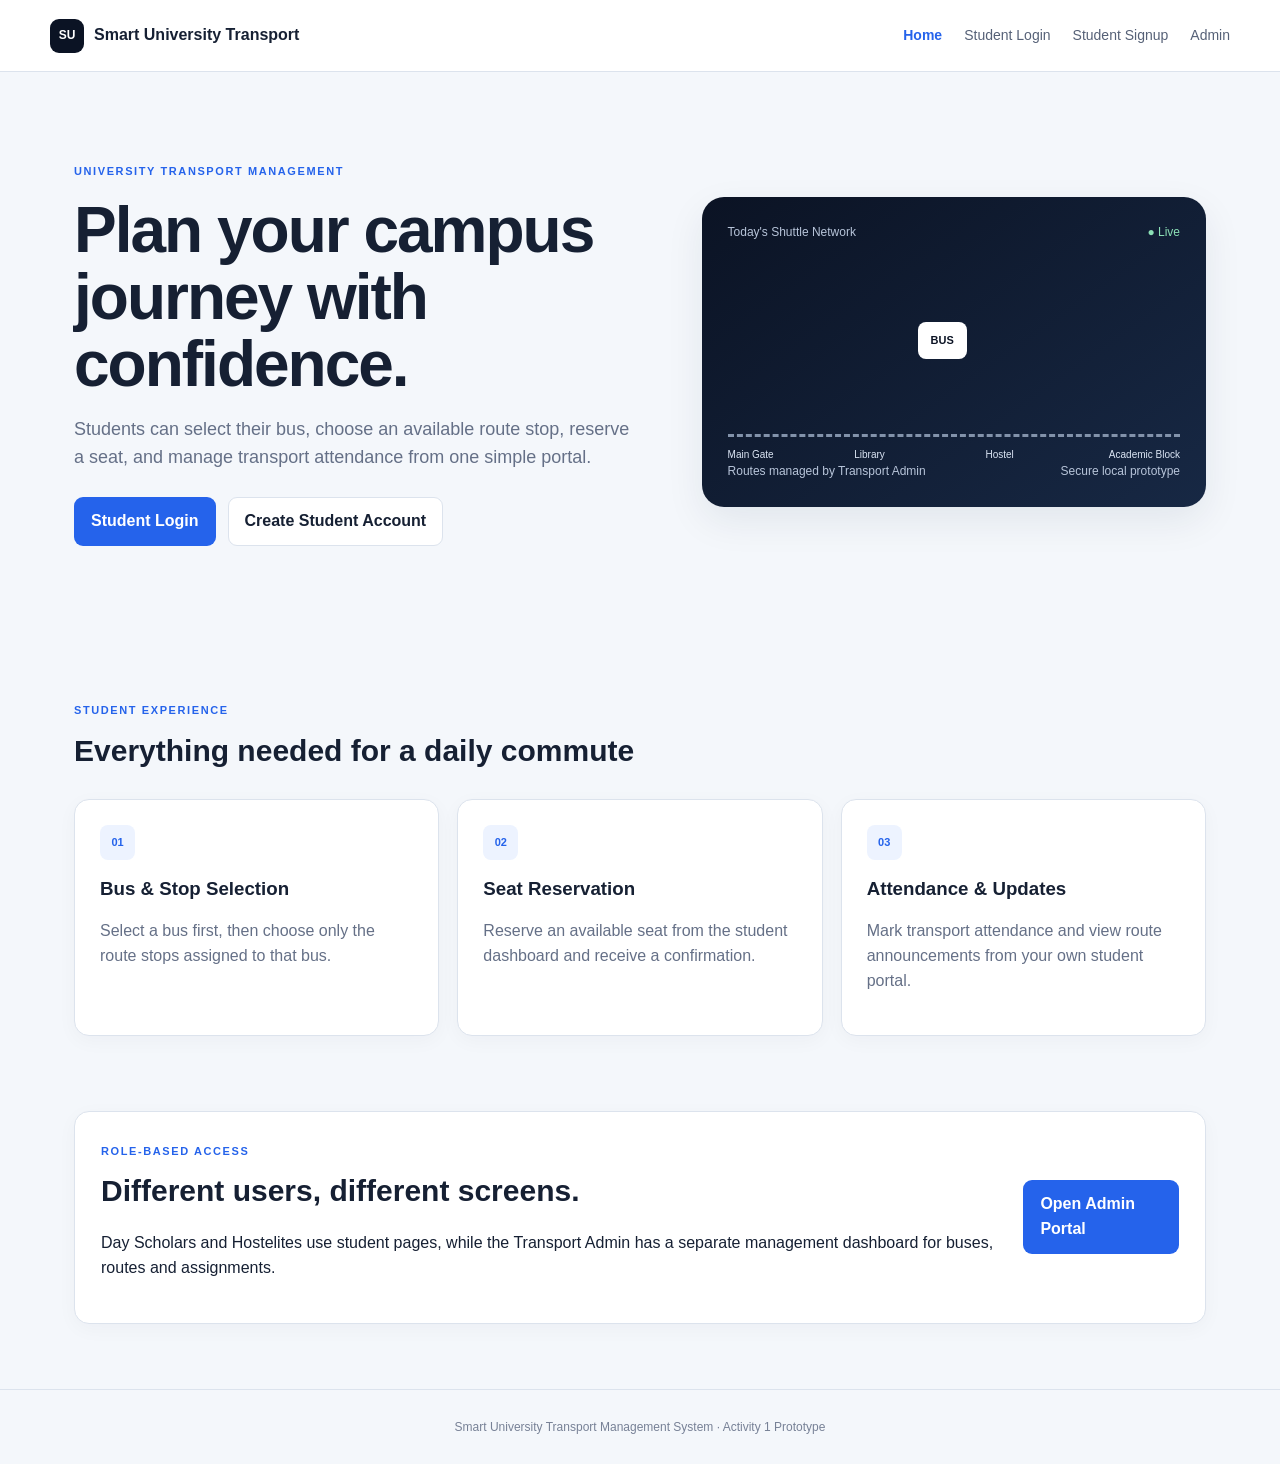
<file: index.html>
<!DOCTYPE html>
<html lang="en">
<head>
  <meta charset="UTF-8">
  <meta name="viewport" content="width=device-width, initial-scale=1.0">
  <title>Smart University Transport | Home</title>
  <link rel="stylesheet" href="css/style.css">
</head>
<body>
<header class="topbar">
  <a class="brand" href="index.html"><span class="brand-mark">SU</span><span>Smart University Transport</span></a>
  <nav>
    <a class="active" href="index.html">Home</a>
    <a href="login.html">Student Login</a>
    <a href="signup.html">Student Signup</a>
    <a href="admin-login.html">Admin</a>
  </nav>
</header>

<main>
  <section class="hero page-wrap">
    <div class="hero-copy">
      <span class="eyebrow">University Transport Management</span>
      <h1>Plan your campus journey with confidence.</h1>
      <p>Students can select their bus, choose an available route stop, reserve a seat, and manage transport attendance from one simple portal.</p>
      <div class="actions">
        <a class="btn primary" href="login.html">Student Login</a>
        <a class="btn secondary" href="signup.html">Create Student Account</a>
      </div>
    </div>
    <div class="route-visual">
      <div class="visual-head"><span>Today's Shuttle Network</span><span class="live-dot">● Live</span></div>
      <div class="road">
        <span class="stop s1">Main Gate</span>
        <span class="stop s2">Library</span>
        <span class="stop s3">Hostel</span>
        <span class="stop s4">Academic Block</span>
        <span class="bus-icon">BUS</span>
      </div>
      <div class="visual-foot"><span>Routes managed by Transport Admin</span><span>Secure local prototype</span></div>
    </div>
  </section>

  <section class="page-wrap section">
    <div class="section-title">
      <span class="eyebrow">Student Experience</span>
      <h2>Everything needed for a daily commute</h2>
    </div>
    <div class="grid three">
      <article class="feature-card"><div class="icon">01</div><h3>Bus & Stop Selection</h3><p>Select a bus first, then choose only the route stops assigned to that bus.</p></article>
      <article class="feature-card"><div class="icon">02</div><h3>Seat Reservation</h3><p>Reserve an available seat from the student dashboard and receive a confirmation.</p></article>
      <article class="feature-card"><div class="icon">03</div><h3>Attendance & Updates</h3><p>Mark transport attendance and view route announcements from your own student portal.</p></article>
    </div>
  </section>

  <section class="page-wrap section compact">
    <div class="info-panel">
      <div><span class="eyebrow">Role-based access</span><h2>Different users, different screens.</h2><p>Day Scholars and Hostelites use student pages, while the Transport Admin has a separate management dashboard for buses, routes and assignments.</p></div>
      <a class="btn primary" href="admin-login.html">Open Admin Portal</a>
    </div>
  </section>
</main>

<footer>Smart University Transport Management System · Activity 1 Prototype</footer>
</body>
</html>
</file>
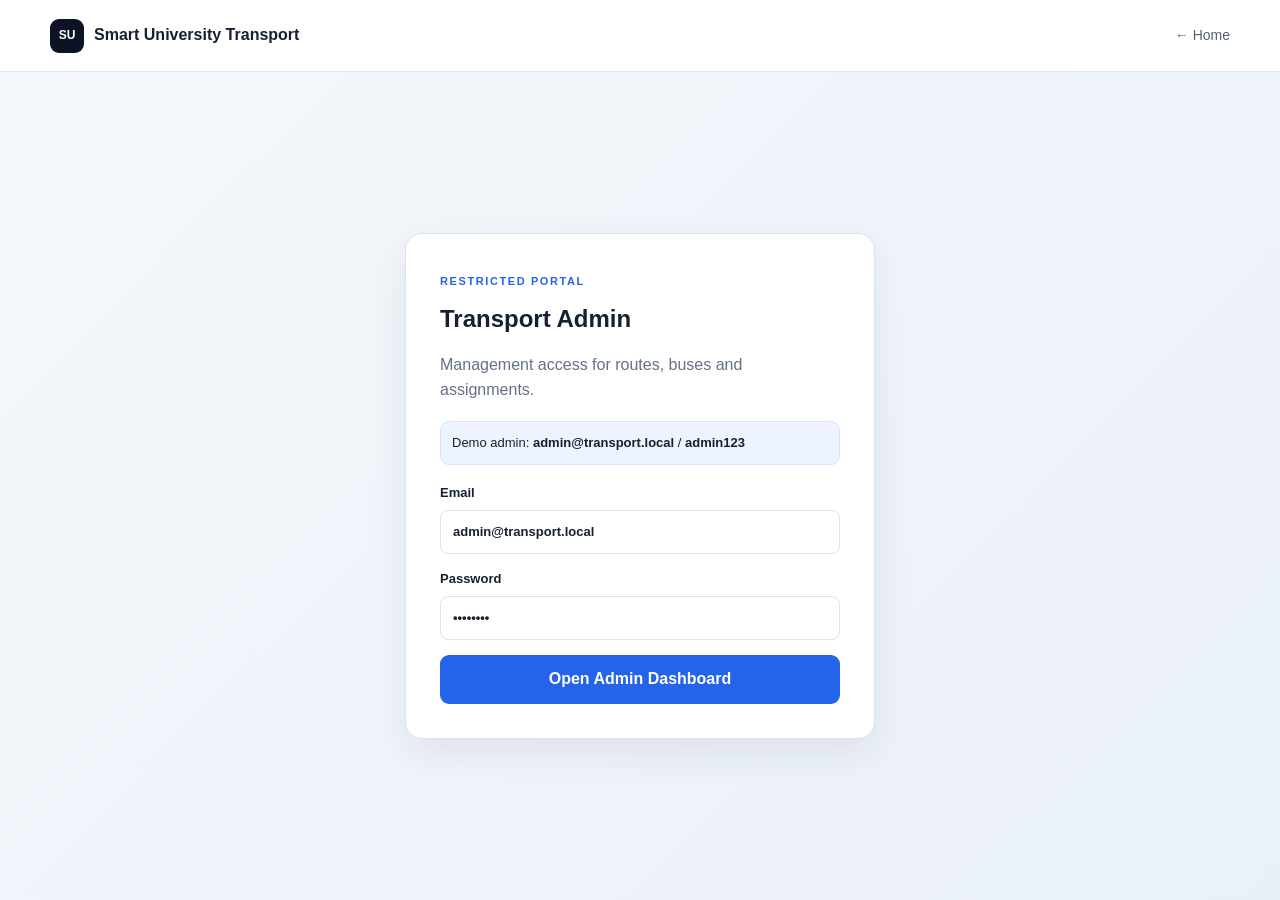
<file: admin-dashboard.html>
<!DOCTYPE html>
<html lang="en">
<head>
  <meta charset="UTF-8"><meta name="viewport" content="width=device-width, initial-scale=1.0">
  <title>Admin Dashboard | Smart University Transport</title><link rel="stylesheet" href="css/style.css">
</head>
<body>
<header class="topbar">
  <a class="brand" href="index.html"><span class="brand-mark">SU</span><span>Smart University Transport</span></a>
  <nav><a class="active" href="admin-dashboard.html">Admin Dashboard</a><button class="nav-button" id="adminLogout">Logout</button></nav>
</header>
<main class="dashboard page-wrap">
  <div class="welcome-row"><div><span class="eyebrow">Management Portal</span><h1>Transport Administration</h1><p class="muted">Create routes, create buses and assign each bus to a route.</p></div><span class="role-badge admin">ADMIN</span></div>

  <section class="grid three stats">
    <article class="stat-card"><span>Routes</span><strong id="routeCount">0</strong><small>Configured route records</small></article>
    <article class="stat-card"><span>Buses</span><strong id="busCount">0</strong><small>Available buses</small></article>
    <article class="stat-card"><span>Assignments</span><strong id="assignmentCount">0</strong><small>Buses with a route</small></article>
  </section>

  <section class="content-grid">
    <article class="panel">
      <div class="panel-head"><div><span class="eyebrow">01 · Route Management</span><h2>Create a route</h2></div></div>
      <form id="routeForm" class="form-grid">
        <label>Route Name<input id="routeName" required placeholder="e.g. Route A - Main Gate"></label>
        <label>Route Code<input id="routeCode" required placeholder="e.g. A"></label>
        <label class="full-row">Stops <span class="label-note">Separate stops with commas</span><input id="routeStops" required placeholder="Main Gate, Library, Hostel, Academic Block"></label>
        <div class="form-actions"><button class="btn primary" type="submit">Create Route</button></div>
      </form>
    </article>

    <article class="panel">
      <div class="panel-head"><div><span class="eyebrow">02 · Bus Management</span><h2>Create a bus</h2></div></div>
      <form id="busForm" class="form-grid">
        <label>Bus Name / Number<input id="busName" required placeholder="e.g. Bus 01"></label>
        <label>Capacity<input id="busCapacity" type="number" min="1" value="40" required></label>
        <div class="form-actions"><button class="btn primary" type="submit">Create Bus</button></div>
      </form>
    </article>
  </section>

  <section class="panel">
    <div class="panel-head"><div><span class="eyebrow">03 · Assignment</span><h2>Assign route to bus</h2></div></div>
    <form id="assignForm" class="form-grid three-cols">
      <label>Bus<select id="assignBus" required></select></label>
      <label>Route<select id="assignRoute" required></select></label>
      <div class="form-actions align-end"><button class="btn primary" type="submit">Assign Route</button></div>
    </form>
  </section>

  <section class="content-grid">
    <article class="panel">
      <div class="panel-head"><div><span class="eyebrow">Current Routes</span><h2>Routes & Stops</h2></div></div>
      <div id="routesList" class="record-list"></div>
    </article>
    <article class="panel">
      <div class="panel-head"><div><span class="eyebrow">Current Fleet</span><h2>Buses & Assignments</h2></div></div>
      <div id="busesList" class="record-list"></div>
    </article>
  </section>
</main>
<footer>Admin view · Management actions are stored locally in this browser prototype.</footer>
<script src="js/storage.js"></script><script src="js/admin.js"></script>
</body>
</html>
</file>
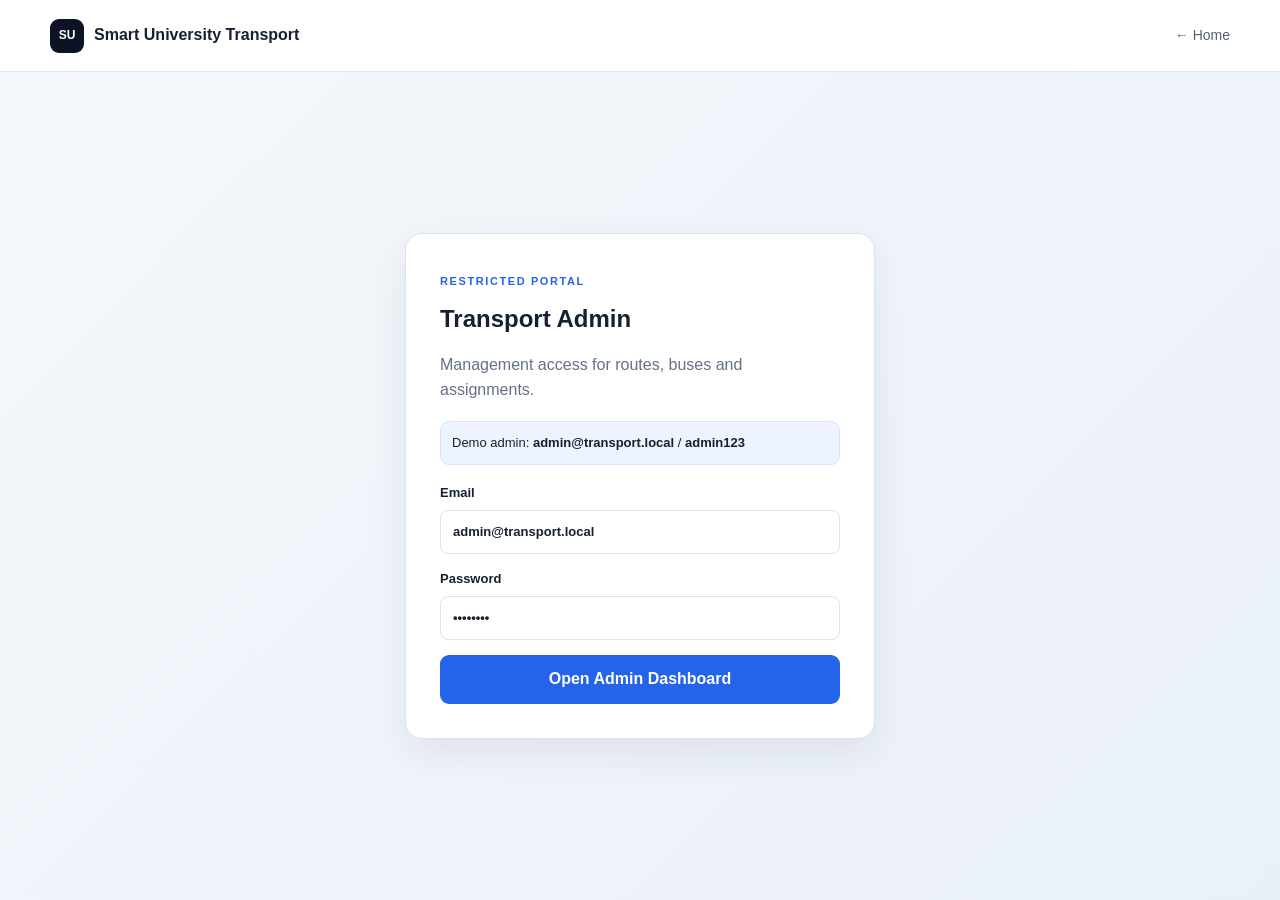
<file: admin-login.html>
<!DOCTYPE html>
<html lang="en">
<head>
  <meta charset="UTF-8"><meta name="viewport" content="width=device-width, initial-scale=1.0">
  <title>Admin Login | Smart University Transport</title><link rel="stylesheet" href="css/style.css">
</head>
<body class="auth-body">
<header class="topbar"><a class="brand" href="index.html"><span class="brand-mark">SU</span><span>Smart University Transport</span></a><a class="back-link" href="index.html">← Home</a></header>
<main class="auth-shell">
  <section class="auth-card">
    <span class="eyebrow">Restricted Portal</span><h1>Transport Admin</h1><p class="muted">Management access for routes, buses and assignments.</p>
    <div class="demo-note">Demo admin: <b>admin@transport.local</b> / <b>admin123</b></div>
    <div id="message" class="message hidden"></div>
    <form id="adminLoginForm">
      <label>Email<input id="identifier" type="email" required value="admin@transport.local"></label>
      <label>Password<input id="password" type="password" required value="admin123"></label>
      <button class="btn primary full" type="submit">Open Admin Dashboard</button>
    </form>
  </section>
</main>
<script src="js/storage.js"></script><script src="js/auth.js"></script>
</body>
</html>
</file>
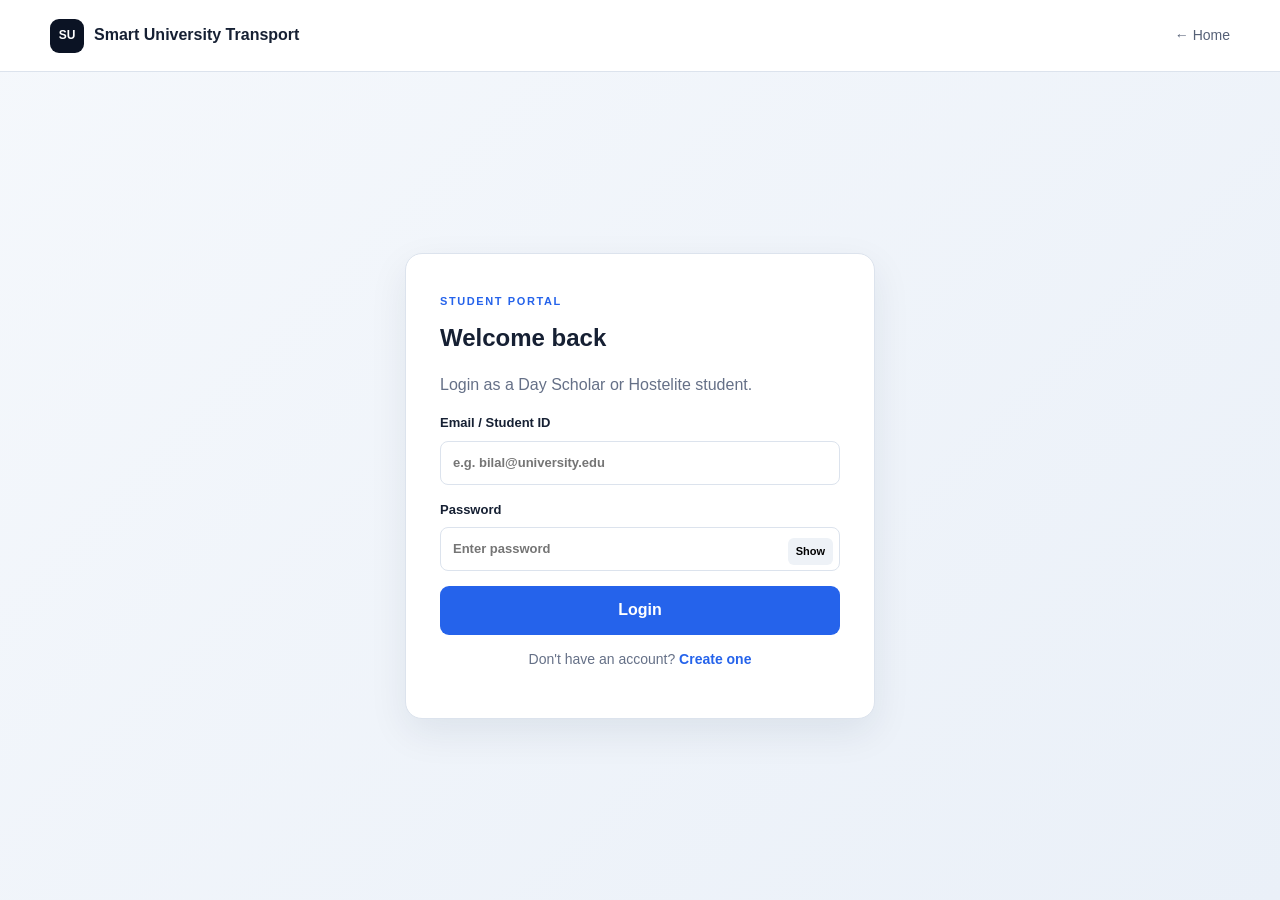
<file: login.html>
<!DOCTYPE html>
<html lang="en">
<head>
  <meta charset="UTF-8"><meta name="viewport" content="width=device-width, initial-scale=1.0">
  <title>Student Login | Smart University Transport</title><link rel="stylesheet" href="css/style.css">
</head>
<body class="auth-body">
<header class="topbar"><a class="brand" href="index.html"><span class="brand-mark">SU</span><span>Smart University Transport</span></a><a class="back-link" href="index.html">← Home</a></header>
<main class="auth-shell">
  <section class="auth-card">
    <span class="eyebrow">Student Portal</span><h1>Welcome back</h1><p class="muted">Login as a Day Scholar or Hostelite student.</p>
    <div id="message" class="message hidden"></div>
    <form id="loginForm">
      <label>Email / Student ID<input id="identifier" required autocomplete="username" placeholder="e.g. bilal@university.edu"></label>
      <label>Password<div class="password-wrap"><input id="password" type="password" required autocomplete="current-password" placeholder="Enter password"><button type="button" class="eye" data-target="password">Show</button></div></label>
      <button class="btn primary full" type="submit">Login</button>
    </form>
    <p class="auth-switch">Don't have an account? <a href="signup.html">Create one</a></p>
  </section>
</main>
<script src="js/storage.js"></script><script src="js/auth.js"></script>
</body>
</html>
</file>
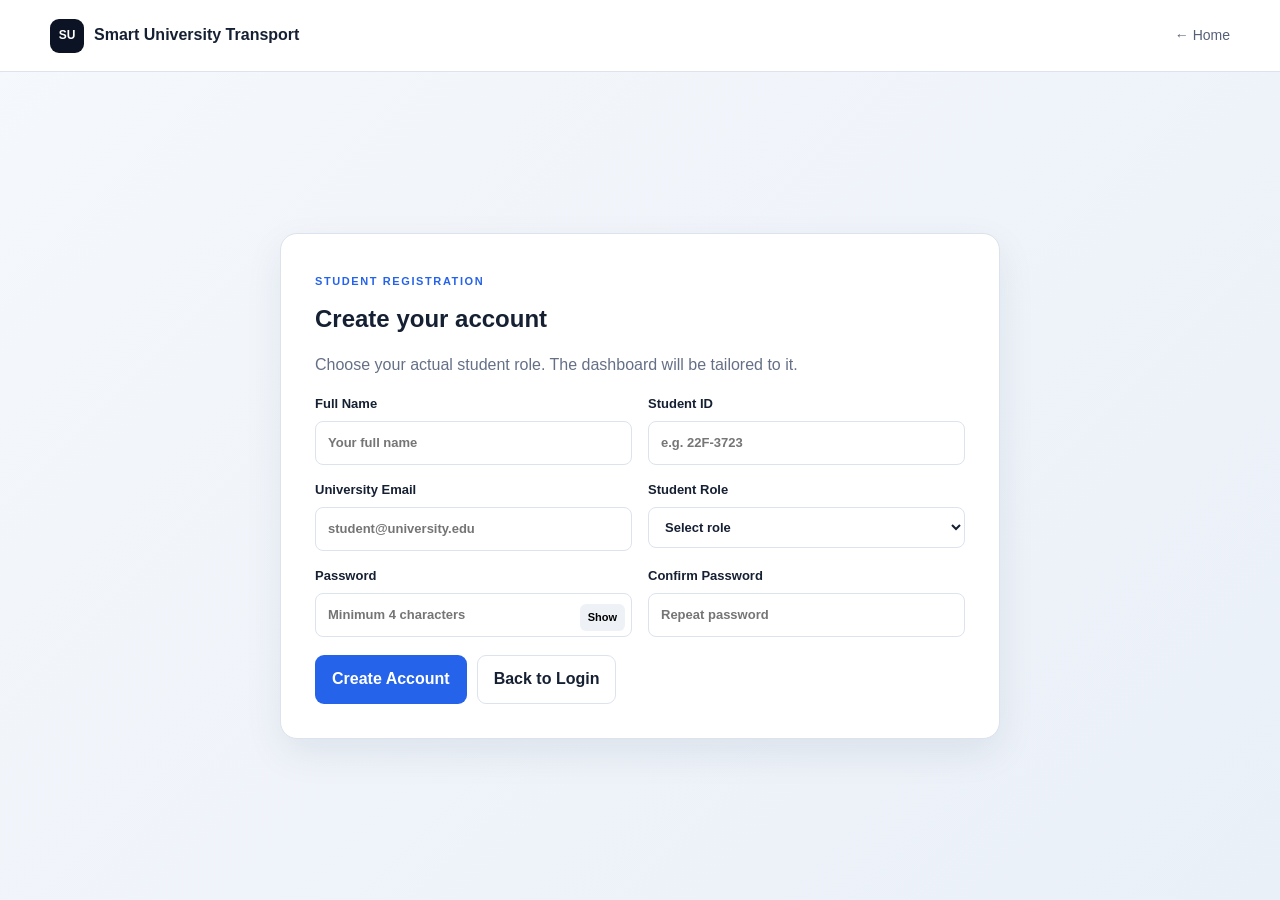
<file: signup.html>
<!DOCTYPE html>
<html lang="en">
<head>
  <meta charset="UTF-8"><meta name="viewport" content="width=device-width, initial-scale=1.0">
  <title>Student Signup | Smart University Transport</title><link rel="stylesheet" href="css/style.css">
</head>
<body class="auth-body">
<header class="topbar"><a class="brand" href="index.html"><span class="brand-mark">SU</span><span>Smart University Transport</span></a><a class="back-link" href="index.html">← Home</a></header>
<main class="auth-shell">
  <section class="auth-card wide">
    <span class="eyebrow">Student Registration</span><h1>Create your account</h1><p class="muted">Choose your actual student role. The dashboard will be tailored to it.</p>
    <div id="message" class="message hidden"></div>
    <form id="signupForm" class="form-grid">
      <label>Full Name<input id="name" required placeholder="Your full name"></label>
      <label>Student ID<input id="studentId" required placeholder="e.g. 22F-3723"></label>
      <label>University Email<input id="email" type="email" required placeholder="student@university.edu"></label>
      <label>Student Role<select id="role" required><option value="">Select role</option><option value="day-scholar">Day Scholar</option><option value="hostelite">Hostelite</option></select></label>
      <label>Password<div class="password-wrap"><input id="password" type="password" minlength="4" required placeholder="Minimum 4 characters"><button type="button" class="eye" data-target="password">Show</button></div></label>
      <label>Confirm Password<input id="confirmPassword" type="password" required placeholder="Repeat password"></label>
      <div class="form-actions"><button class="btn primary" type="submit">Create Account</button><a class="btn secondary" href="login.html">Back to Login</a></div>
    </form>
  </section>
</main>
<script src="js/storage.js"></script><script src="js/auth.js"></script>
</body>
</html>
</file>
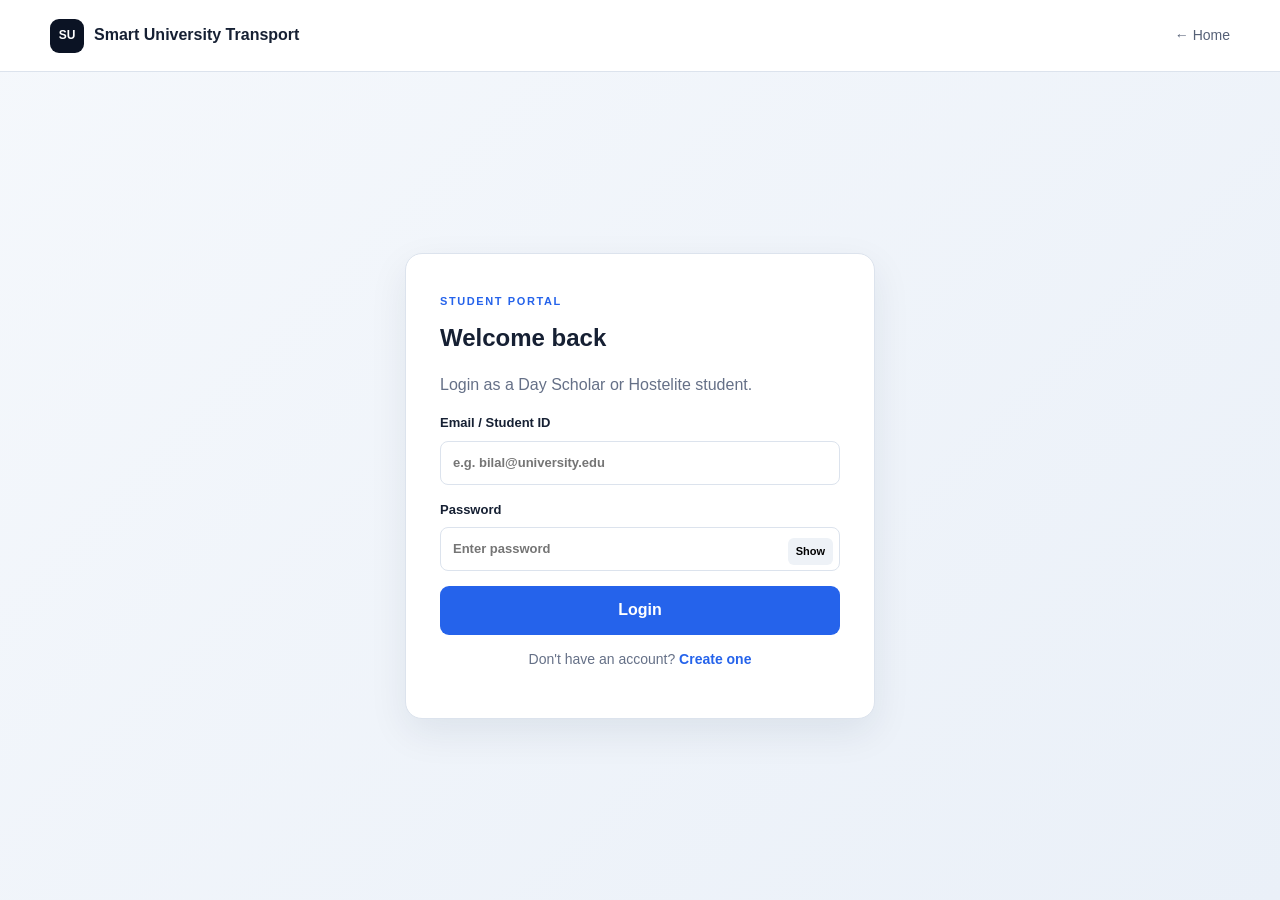
<file: student-dashboard.html>
<!DOCTYPE html>
<html lang="en">
<head>
  <meta charset="UTF-8"><meta name="viewport" content="width=device-width, initial-scale=1.0">
  <title>Student Dashboard | Smart University Transport</title><link rel="stylesheet" href="css/style.css">
</head>
<body>
<header class="topbar">
  <a class="brand" href="index.html"><span class="brand-mark">SU</span><span>Smart University Transport</span></a>
  <nav><a class="active" href="student-dashboard.html">Dashboard</a><button class="nav-button" id="logoutBtn">Logout</button></nav>
</header>
<main class="dashboard page-wrap">
  <div class="welcome-row"><div><span class="eyebrow">Student Dashboard</span><h1 id="welcomeName">Welcome</h1><p id="roleText" class="muted"></p></div><span class="role-badge" id="roleBadge"></span></div>

  <section class="grid four stats">
    <article class="stat-card"><span>Assigned Bus</span><strong id="busStat">—</strong><small id="busMeta">Select a bus below</small></article>
    <article class="stat-card"><span>Selected Stop</span><strong id="stopStat">—</strong><small>Route boarding point</small></article>
    <article class="stat-card"><span>Seat</span><strong id="seatStat">Available</strong><small>Reservation status</small></article>
    <article class="stat-card"><span>Attendance</span><strong id="attendanceStat">Not Marked</strong><small>Today's transport record</small></article>
  </section>

  <section class="content-grid">
    <article class="panel">
      <div class="panel-head"><div><span class="eyebrow">01 · Journey Setup</span><h2>Select your bus & stop</h2></div><span class="hint">Stop list changes with bus</span></div>
      <div id="noBuses" class="empty hidden">No buses are available yet. Ask the Transport Admin to create and assign a bus.</div>
      <div class="form-grid">
        <label>Bus<select id="busSelect"></select></label>
        <label>Route Stop<select id="stopSelect"></select></label>
      </div>
      <div class="selection-preview" id="selectionPreview"></div>
      <div class="actions"><button class="btn primary" id="saveJourney">Save Journey</button><button class="btn secondary" id="refreshData">Refresh</button></div>
    </article>

    <article class="panel">
      <div class="panel-head"><div><span class="eyebrow">02 · Seat</span><h2>Reservation</h2></div></div>
      <p class="muted">Reserve a seat after selecting your bus and boarding stop.</p>
      <div class="big-status" id="bookingStatus">Seat available</div>
      <button class="btn primary full" id="bookingBtn">Reserve Seat</button>
      <button class="btn danger full hidden" id="cancelBookingBtn">Cancel Reservation</button>
    </article>
  </section>

  <section class="content-grid">
    <article class="panel">
      <div class="panel-head"><div><span class="eyebrow">03 · Attendance</span><h2>Transport attendance</h2></div></div>
      <p class="muted">Mark attendance when you board your selected bus.</p>
      <div class="attendance-box"><span id="attendanceLabel">Not marked for today</span><button class="btn secondary" id="attendanceBtn">Mark Attendance</button></div>
    </article>
    <article class="panel">
      <div class="panel-head"><div><span class="eyebrow">04 · Updates</span><h2>Announcements</h2></div></div>
      <div id="announcements" class="announcement-list"></div>
    </article>
  </section>
</main>
<footer>Student view · Access is limited to your own transport information.</footer>
<script src="js/storage.js"></script><script src="js/student.js"></script>
</body>
</html>
</file>
<file: css/style.css>
:root{--navy:#0b1324;--navy2:#111c31;--blue:#2563eb;--blue2:#1d4ed8;--bg:#f4f7fb;--card:#fff;--text:#162033;--muted:#657087;--line:#dce3ed;--success:#087443;--danger:#b42318;--shadow:0 14px 38px rgba(18,35,65,.08);font-family:Inter,Segoe UI,Arial,sans-serif}
*{box-sizing:border-box}body{margin:0;background:var(--bg);color:var(--text);line-height:1.55}a{text-decoration:none;color:inherit}button,input,select{font:inherit}
.topbar{height:72px;background:#fff;border-bottom:1px solid var(--line);display:flex;align-items:center;justify-content:space-between;padding:0 max(24px,calc((100% - 1180px)/2));position:sticky;top:0;z-index:20}
.brand{display:flex;align-items:center;gap:10px;font-weight:800}.brand-mark{width:34px;height:34px;border-radius:9px;background:var(--navy);color:#fff;display:grid;place-items:center;font-size:12px}.topbar nav{display:flex;gap:22px;align-items:center;font-size:14px}.topbar nav a{color:#566177}.topbar nav a:hover,.topbar nav a.active{color:var(--blue);font-weight:700}.nav-button{border:0;background:none;color:#566177;cursor:pointer}.back-link{font-size:14px;color:#566177}
.page-wrap{max-width:1180px;margin:auto;padding-left:24px;padding-right:24px}.hero{min-height:560px;display:grid;grid-template-columns:1.05fr .95fr;align-items:center;gap:70px}.hero h1{font-size:clamp(38px,5vw,64px);line-height:1.05;letter-spacing:-2px;margin:14px 0}.hero p{max-width:620px;color:var(--muted);font-size:18px}.eyebrow{font-size:11px;letter-spacing:1.6px;text-transform:uppercase;color:var(--blue);font-weight:800}.actions{display:flex;gap:12px;flex-wrap:wrap;margin-top:25px}.btn{border:1px solid transparent;border-radius:9px;padding:11px 16px;font-weight:750;cursor:pointer;display:inline-flex;justify-content:center;align-items:center;gap:8px}.btn.primary{background:var(--blue);color:#fff}.btn.primary:hover{background:var(--blue2)}.btn.secondary{background:#fff;border-color:var(--line);color:var(--text)}.btn.danger{background:#fff;border-color:#efc5c1;color:var(--danger)}.btn.full{width:100%}
.route-visual{background:linear-gradient(145deg,var(--navy),#172844);color:#fff;border-radius:22px;padding:26px;box-shadow:var(--shadow);min-height:310px;display:flex;flex-direction:column;justify-content:space-between}.visual-head,.visual-foot{display:flex;justify-content:space-between;font-size:12px;color:#b7c4d9}.live-dot{color:#8be0b6}.road{height:170px;border-bottom:3px dashed #8292aa;position:relative;margin:25px 0}.stop{position:absolute;bottom:-28px;font-size:10px;color:#dbe5f4}.s1{left:0}.s2{left:28%}.s3{left:57%}.s4{right:0}.bus-icon{position:absolute;left:42%;top:55px;background:#fff;color:var(--navy);padding:10px 13px;border-radius:8px;font-weight:900;font-size:11px}
.section{padding-top:65px;padding-bottom:65px}.section.compact{padding-top:10px}.section-title{margin-bottom:25px}.section-title h2,.info-panel h2{margin:6px 0;font-size:30px}.grid{display:grid;gap:18px}.grid.three{grid-template-columns:repeat(3,1fr)}.grid.four{grid-template-columns:repeat(4,1fr)}.feature-card,.panel,.stat-card,.info-panel{background:var(--card);border:1px solid var(--line);border-radius:15px;box-shadow:0 5px 20px rgba(18,35,65,.035)}.feature-card{padding:25px}.feature-card h3{margin:14px 0 7px}.feature-card p,.muted{color:var(--muted)}.icon{width:35px;height:35px;border-radius:8px;background:#edf3ff;color:var(--blue);display:grid;place-items:center;font-size:11px;font-weight:900}.info-panel{padding:26px;display:flex;justify-content:space-between;align-items:center;gap:20px}footer{text-align:center;padding:28px;border-top:1px solid var(--line);color:#778196;font-size:12px}
.auth-body{background:linear-gradient(135deg,#f5f8fc,#eaf0f8);min-height:100vh}.auth-shell{min-height:calc(100vh - 72px);display:grid;place-items:center;padding:35px 20px}.auth-card{background:#fff;border:1px solid var(--line);border-radius:17px;box-shadow:var(--shadow);width:min(470px,100%);padding:34px}.auth-card.wide{width:min(720px,100%)}.auth-card h1{margin:7px 0}.auth-switch{text-align:center;color:var(--muted);font-size:14px}.auth-switch a{color:var(--blue);font-weight:700}.demo-note{background:#eef4ff;border:1px solid #d7e4ff;border-radius:9px;padding:11px;margin:18px 0;font-size:13px}
label{display:block;font-size:13px;font-weight:700;margin-bottom:15px}input,select{width:100%;margin-top:7px;border:1px solid var(--line);border-radius:8px;padding:11px 12px;background:#fff;color:var(--text);outline:none}input:focus,select:focus{border-color:#7da2f7;box-shadow:0 0 0 3px #eaf0ff}.password-wrap{position:relative}.password-wrap input{padding-right:65px}.eye{position:absolute;right:7px;bottom:6px;border:0;background:#eef2f7;padding:5px 8px;border-radius:6px;font-size:11px;cursor:pointer}.form-grid{display:grid;grid-template-columns:1fr 1fr;gap:0 16px}.form-grid .full-row,.form-grid .form-actions{grid-column:1/-1}.form-actions{display:flex;gap:10px;margin-top:3px}.message{padding:10px 12px;border-radius:8px;margin:14px 0;font-size:13px}.message.error{background:#fff0ee;color:var(--danger)}.message.success{background:#eaf9f1;color:var(--success)}.hidden{display:none!important}
.dashboard{padding-top:38px;padding-bottom:60px}.welcome-row{display:flex;justify-content:space-between;align-items:end;gap:20px;margin-bottom:25px}.welcome-row h1{margin:5px 0;font-size:32px}.role-badge{background:#eaf0ff;color:var(--blue);padding:7px 10px;border-radius:999px;font-size:11px;font-weight:900}.role-badge.admin{background:#e9edf4;color:var(--navy)}.stats{margin-bottom:18px}.stat-card{padding:18px}.stat-card span{font-size:11px;text-transform:uppercase;letter-spacing:1px;color:#748097}.stat-card strong{display:block;font-size:22px;margin:4px 0}.stat-card small{color:#7c8799}.content-grid{display:grid;grid-template-columns:1.35fr .65fr;gap:18px;margin-bottom:18px}.panel{padding:23px}.panel-head{display:flex;justify-content:space-between;gap:15px;align-items:start;margin-bottom:18px}.panel h2{margin:4px 0;font-size:21px}.hint{font-size:11px;color:#7a8597}.selection-preview{padding:13px;background:#f6f8fb;border-radius:9px;margin:3px 0 15px;font-size:13px;color:#536077}.big-status{padding:25px 10px;text-align:center;background:#f5f8fd;border-radius:10px;font-weight:800;margin-bottom:12px}.attendance-box{display:flex;justify-content:space-between;align-items:center;gap:15px;background:#f6f8fb;padding:15px;border-radius:10px}.announcement-list{display:grid;gap:10px}.announcement{border-left:3px solid var(--blue);padding:8px 12px;background:#f7f9fc;font-size:13px}.record-list{display:grid;gap:10px}.record{border:1px solid var(--line);border-radius:9px;padding:13px}.record strong{display:block}.record small{color:var(--muted)}.label-note{font-size:10px;font-weight:400;color:#7c8799}.three-cols{grid-template-columns:1fr 1fr auto}.align-end{align-self:end}.empty{padding:18px;background:#fff7e8;border:1px solid #f1dfba;border-radius:9px;color:#77551c;margin-bottom:15px}
@media(max-width:850px){.hero{grid-template-columns:1fr;gap:20px;padding-top:45px}.grid.four{grid-template-columns:1fr 1fr}.content-grid{grid-template-columns:1fr}.grid.three{grid-template-columns:1fr}.topbar{padding:0 16px}.topbar nav{gap:10px}.topbar nav a:nth-child(3){display:none}.info-panel{align-items:flex-start;flex-direction:column}.three-cols{grid-template-columns:1fr}.form-grid{grid-template-columns:1fr}.form-grid .full-row,.form-grid .form-actions{grid-column:auto}}
@media(max-width:560px){.brand span:last-child{display:none}.topbar nav a:nth-child(2){display:none}.hero h1{font-size:40px}.grid.four{grid-template-columns:1fr}.welcome-row{align-items:flex-start;flex-direction:column}.attendance-box{align-items:stretch;flex-direction:column}.form-actions{flex-direction:column}.road{height:150px}.s2,.s3{display:none}}
</file>
